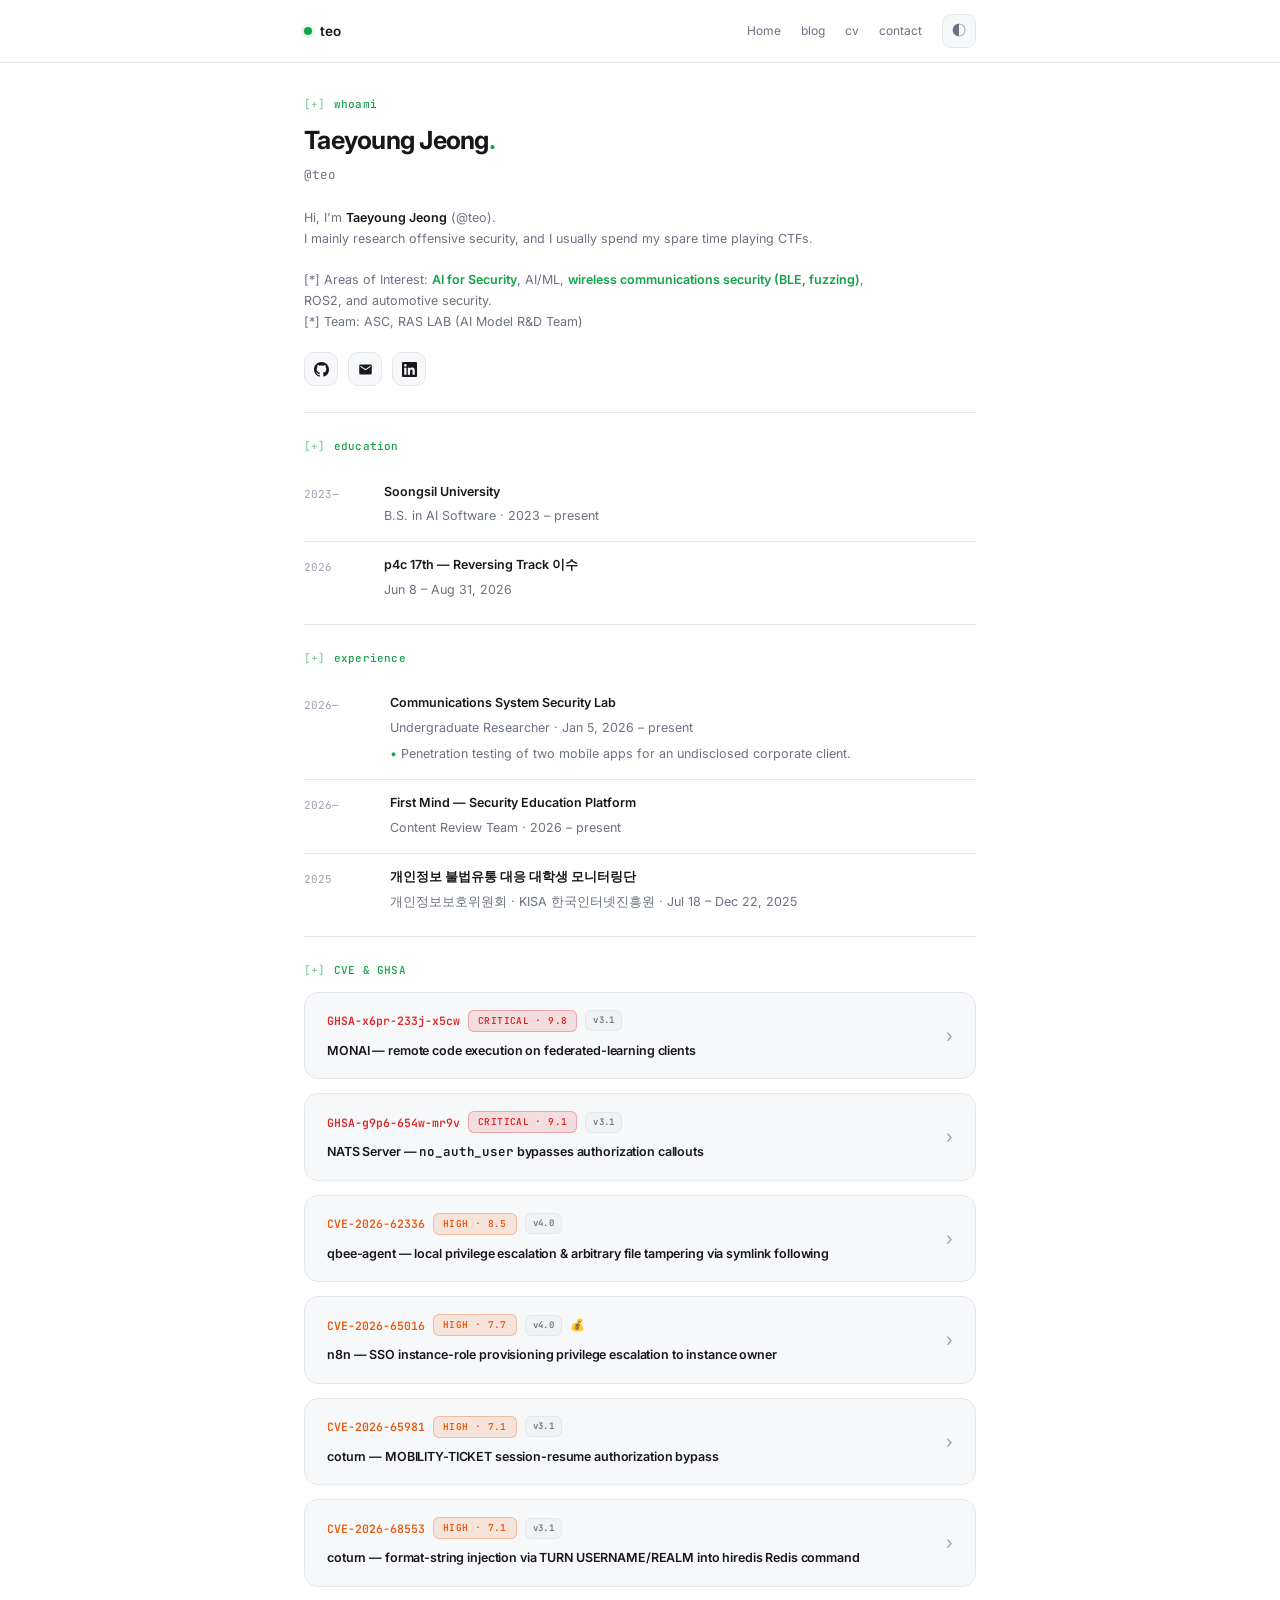
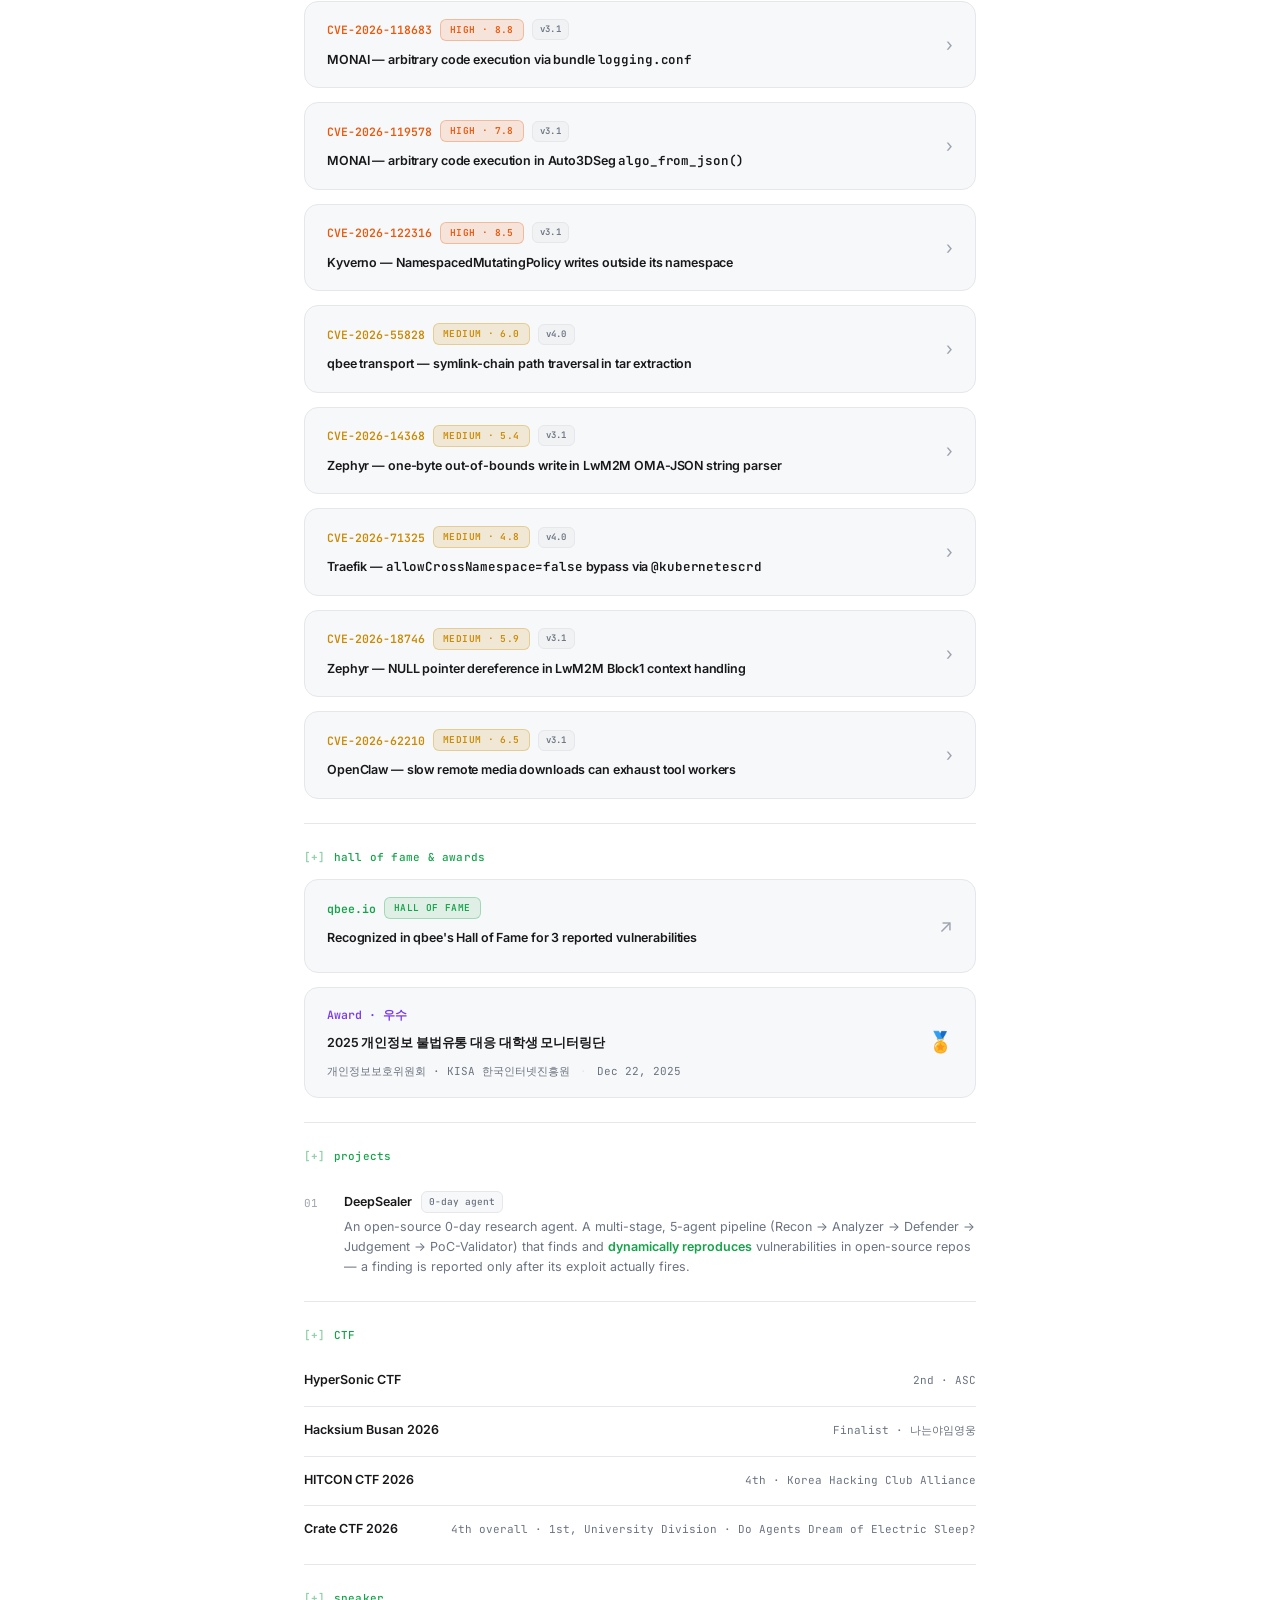
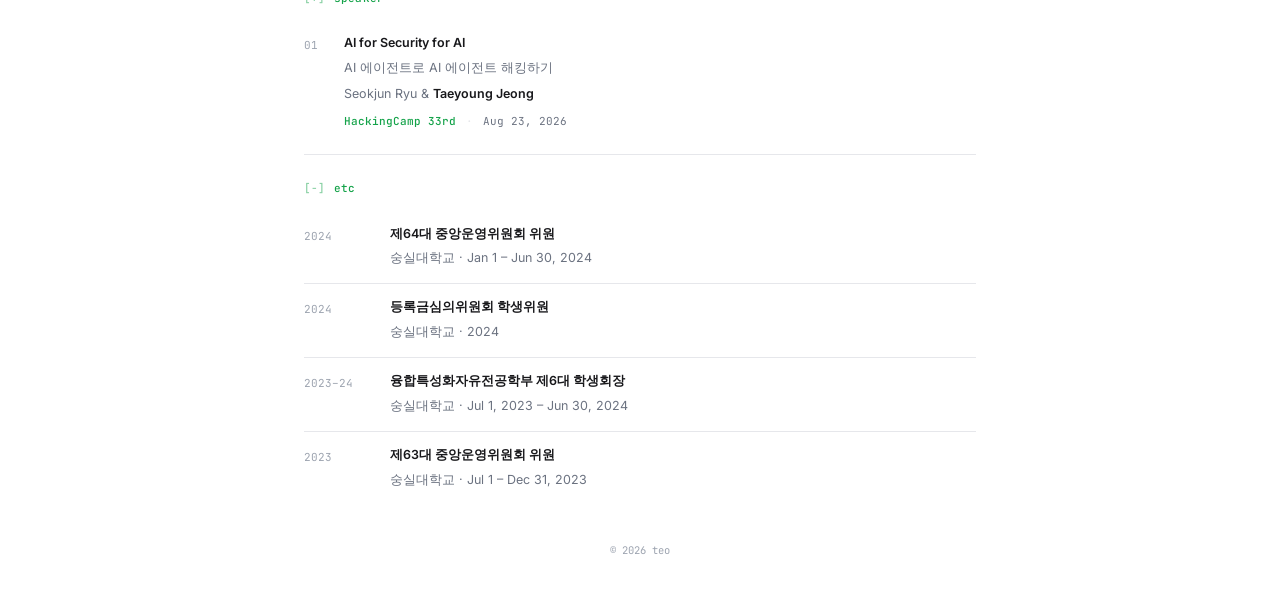
<file: index.html>
<!DOCTYPE html>
<html lang="ko">
<head>
<meta charset="UTF-8">
<meta name="viewport" content="width=device-width, initial-scale=1.0">
<title>teo</title>
<meta property="og:title" content="teo">
<meta property="og:type" content="website">
<link rel="preconnect" href="https://fonts.googleapis.com">
<link rel="preconnect" href="https://fonts.gstatic.com" crossorigin>
<link href="https://fonts.googleapis.com/css2?family=Inter:wght@400;500;600;700&family=JetBrains+Mono:wght@400;500;600&display=swap" rel="stylesheet">
<style>
  :root{
    --bg:#ffffff;
    --surface:#f7f8f9;
    --surface-2:#f1f2f4;
    --text:#18181b;
    --muted:#6b7280;
    --faint:#9ca3af;
    --border:#e6e7eb;
    --accent:#15a34a;
    --accent-soft:rgba(21,163,74,.10);
    --shadow:0 1px 2px rgba(24,24,27,.04),0 4px 16px rgba(24,24,27,.05);
  }
  :root[data-theme="dark"]{
    --bg:#0b0b0d;
    --surface:#141417;
    --surface-2:#1a1a1e;
    --text:#ededf0;
    --muted:#9ca0aa;
    --faint:#6b7078;
    --border:#26262c;
    --accent:#4ade80;
    --accent-soft:rgba(74,222,128,.10);
    --shadow:0 1px 2px rgba(0,0,0,.3),0 4px 20px rgba(0,0,0,.35);
  }
  @media (prefers-color-scheme:dark){
    :root:not([data-theme="light"]){
      --bg:#0b0b0d;
      --surface:#141417;
      --surface-2:#1a1a1e;
      --text:#ededf0;
      --muted:#9ca0aa;
      --faint:#6b7078;
      --border:#26262c;
      --accent:#4ade80;
      --accent-soft:rgba(74,222,128,.10);
      --shadow:0 1px 2px rgba(0,0,0,.3),0 4px 20px rgba(0,0,0,.35);
    }
  }
  *{box-sizing:border-box;margin:0;padding:0}
  html{scroll-behavior:smooth}
  body{
    background:var(--bg);
    color:var(--text);
    font-family:'Inter',-apple-system,BlinkMacSystemFont,'Apple SD Gothic Neo','Malgun Gothic',sans-serif;
    line-height:1.66;
    font-size:12px;
    -webkit-font-smoothing:antialiased;
    text-rendering:optimizeLegibility;
  }
  ::selection{background:var(--accent-soft);color:var(--text)}
  .mono{font-family:'JetBrains Mono',ui-monospace,'SF Mono',Menlo,monospace}
  a{color:inherit;text-decoration:none}

  /* ---------- header ---------- */
  header{
    position:sticky;top:0;z-index:50;
    backdrop-filter:saturate(180%) blur(12px);
    background:color-mix(in srgb,var(--bg) 80%,transparent);
    border-bottom:1px solid var(--border);
  }
  .nav{
    max-width:720px;margin:0 auto;padding:14px 24px;
    display:flex;align-items:center;justify-content:space-between;gap:16px;
  }
  .brand{font-weight:600;letter-spacing:-.01em;font-size:13.5px;display:flex;align-items:center;gap:8px}
  .brand .dot{width:8px;height:8px;border-radius:50%;background:var(--accent);box-shadow:0 0 0 3px var(--accent-soft)}
  .nav-links{display:flex;gap:20px;align-items:center;font-size:12px}
  .nav-links a{color:var(--muted);transition:color .15s}
  .nav-links a:hover{color:var(--text)}
  .theme-btn{
    border:1px solid var(--border);background:var(--surface);color:var(--muted);
    width:34px;height:34px;border-radius:9px;cursor:pointer;display:grid;place-items:center;
    transition:.15s;font-size:13.5px;
  }
  .theme-btn:hover{color:var(--text);border-color:var(--faint)}
  @media(max-width:560px){.nav{padding:12px 18px;gap:10px}.nav-links{gap:13px;font-size:11px}.brand{font-size:12.5px}.theme-btn{width:30px;height:30px}}

  /* ---------- layout ---------- */
  main{max-width:720px;margin:0 auto;padding:0 24px}
  section{padding:24px 0;border-bottom:1px solid var(--border)}
  section:last-of-type{border-bottom:none}
  .eyebrow{
    font-family:'JetBrains Mono',monospace;font-size:11px;font-weight:500;
    color:var(--accent);letter-spacing:.02em;margin-bottom:13px;display:flex;align-items:center;gap:8px;
  }
  .eyebrow::before{content:"[+]";opacity:.5}
  #etc .eyebrow::before{content:"[-]"}
  h1{font-size:clamp(20px,4vw,25px);font-weight:700;letter-spacing:-.03em;line-height:1.15}
  h2{font-size:16px;font-weight:600;letter-spacing:-.02em;margin-bottom:6px}
  p{color:var(--text)}
  .lead{color:var(--muted);font-size:12px}

  /* ---------- hero ---------- */
  .hero{padding-top:32px;padding-bottom:26px}
  .hero h1{margin-bottom:16px}
  .hero .role{color:var(--accent);font-weight:600}
  .hero-desc{color:var(--muted);font-size:12.5px;max-width:560px;margin-bottom:20px}
  .hero-meta{display:flex;flex-wrap:wrap;gap:8px 10px;margin-bottom:30px}
  .chip{
    font-family:'JetBrains Mono',monospace;font-size:11px;color:var(--muted);
    background:var(--surface);border:1px solid var(--border);
    padding:5px 11px;border-radius:100px;
  }
  .chip b{color:var(--accent);font-weight:600}
  .cta{display:flex;gap:10px;flex-wrap:wrap}
  .btn{
    display:inline-flex;align-items:center;gap:7px;
    font-size:12.5px;font-weight:500;padding:9px 16px;border-radius:10px;
    border:1px solid var(--border);background:var(--surface);color:var(--text);
    transition:.15s;
  }
  .btn:hover{border-color:var(--faint);transform:translateY(-1px)}
  .btn.primary{background:var(--accent);color:#062611;border-color:transparent}
  :root[data-theme="dark"] .btn.primary{color:#052e16}
  .btn.primary:hover{filter:brightness(1.05)}
  .btn.icon-btn{padding:0;width:34px;height:34px;justify-content:center;gap:0}
  .btn.icon-btn .i{width:15px;height:15px}

  /* ---------- prose ---------- */
  .prose p{margin-bottom:16px;color:var(--muted)}
  .prose p strong{color:var(--text);font-weight:600}
  .prose a.link{color:var(--text);border-bottom:1px solid var(--accent);transition:.15s;font-weight:500}
  .prose a.link:hover{background:var(--accent-soft)}

  /* ---------- cve cards ---------- */
  .cards{display:flex;flex-direction:column;gap:14px;margin-top:4px}
  .card{
    display:block;background:var(--surface);border:1px solid var(--border);
    border-radius:14px;padding:0;transition:border-color .18s,box-shadow .18s;position:relative;overflow:hidden;
  }
  .card:hover{border-color:var(--faint)}
  .card[open]{box-shadow:var(--shadow)}
  .card>summary{
    list-style:none;cursor:pointer;padding:17px 22px;
    display:flex;align-items:center;justify-content:space-between;gap:16px;
  }
  .card>summary::-webkit-details-marker{display:none}
  .card>summary:focus-visible{outline:2px solid var(--sevc,var(--accent));outline-offset:-2px;border-radius:14px}
  .card .sum-main{min-width:0}
  .card .chev{
    color:var(--faint);font-size:18px;line-height:1;flex-shrink:0;
    transition:transform .2s;transform:rotate(0deg);
  }
  .card[open] .chev{transform:rotate(90deg);color:var(--sevc,var(--accent))}
  .card-body{padding:0 22px 20px;animation:fade .22s ease}
  @keyframes fade{from{opacity:0;transform:translateY(-4px)}to{opacity:1;transform:none}}
  a.card.link-card{padding:17px 22px;display:flex;align-items:center;justify-content:space-between;gap:16px}
  a.card.link-card:hover{transform:translateY(-2px);box-shadow:var(--shadow)}
  a.card.link-card .chev{transition:transform .18s,color .18s}
  a.card.link-card:hover .chev{transform:translate(3px,-3px);color:var(--sevc,var(--accent))}
  .card.award-card{padding:17px 22px;display:flex;align-items:center;justify-content:space-between;gap:16px}
  .card.award-card .medal{font-size:20px;line-height:1;flex-shrink:0}
  .card::before{display:none}
  /* severity color system */
  .card.sv-crit{--sevc:#dc2626;--sevbg:rgba(220,38,38,.12)}
  .card.sv-high{--sevc:#ea580c;--sevbg:rgba(234,88,12,.12)}
  .card.sv-med {--sevc:#ca8a04;--sevbg:rgba(202,138,4,.15)}
  .card.sv-low {--sevc:#2563eb;--sevbg:rgba(37,99,235,.12)}
  .card.sv-na  {--sevc:#6b7280;--sevbg:rgba(107,114,128,.13)}
  .card.sv-brand{--sevc:var(--accent);--sevbg:var(--accent-soft)}
  .card.sv-award{--sevc:#7c3aed;--sevbg:rgba(124,58,237,.13)}
  #advisories .card.sv-crit{order:-2}
  #advisories .card.sv-high{order:-1}
  :root[data-theme="dark"] .card.sv-award{--sevc:#a78bfa}
  @media(prefers-color-scheme:dark){:root:not([data-theme="light"]) .card.sv-award{--sevc:#a78bfa}}
  :root[data-theme="dark"] .card.sv-na  {--sevc:#9ca3af}
  :root[data-theme="dark"] .card.sv-crit{--sevc:#f87171}
  :root[data-theme="dark"] .card.sv-high{--sevc:#fb923c}
  :root[data-theme="dark"] .card.sv-med {--sevc:#fbbf24}
  :root[data-theme="dark"] .card.sv-low {--sevc:#60a5fa}
  @media(prefers-color-scheme:dark){
    :root:not([data-theme="light"]) .card.sv-crit{--sevc:#f87171}
    :root:not([data-theme="light"]) .card.sv-high{--sevc:#fb923c}
    :root:not([data-theme="light"]) .card.sv-med {--sevc:#fbbf24}
    :root:not([data-theme="light"]) .card.sv-low {--sevc:#60a5fa}
    :root:not([data-theme="light"]) .card.sv-na  {--sevc:#9ca3af}
  }
  .sev-pill{
    font-family:'JetBrains Mono',monospace;font-size:9.5px;font-weight:600;letter-spacing:.04em;
    padding:2px 9px;border-radius:6px;text-transform:uppercase;white-space:nowrap;
    background:var(--sevbg);color:var(--sevc);border:1px solid color-mix(in srgb,var(--sevc) 30%,transparent);
  }
  .cvss-ver{
    font-family:'JetBrains Mono',monospace;font-size:9px;font-weight:600;letter-spacing:.03em;
    padding:2px 7px;border-radius:6px;white-space:nowrap;
    background:var(--surface-2);color:var(--muted);border:1px solid var(--border);
  }
  .card-top{display:flex;align-items:center;flex-wrap:wrap;gap:8px;margin-bottom:9px}
  .cve-id{font-family:'JetBrains Mono',monospace;font-size:11.5px;font-weight:600;color:var(--sevc,var(--accent))}
  .badge{
    font-family:'JetBrains Mono',monospace;font-size:9.5px;font-weight:600;letter-spacing:.03em;
    padding:2px 8px;border-radius:6px;text-transform:uppercase;
  }
  .badge.pub{background:var(--accent-soft);color:var(--accent)}
  .badge.acc{background:rgba(234,179,8,.14);color:#a67c00}
  :root[data-theme="dark"] .badge.acc{color:#fbbf24}
  @media(prefers-color-scheme:dark){:root:not([data-theme="light"]) .badge.acc{color:#fbbf24}}
  .badge.sev{background:var(--surface-2);color:var(--muted)}
  .card h3{font-size:12.5px;font-weight:600;letter-spacing:-.01em;margin-bottom:6px}
  .card .desc{font-size:12.5px;color:var(--muted);line-height:1.6}
  .card .tgt{font-family:'JetBrains Mono',monospace;font-size:11px;color:var(--faint);margin-top:12px;word-break:break-word}
  .card>summary h3{margin-bottom:0}
  .adv-links{display:flex;gap:10px;flex-wrap:wrap;margin-top:16px}
  .adv-links a{
    font-family:'JetBrains Mono',monospace;font-size:11px;font-weight:500;
    color:var(--sevc,var(--accent));background:var(--sevbg,var(--accent-soft));
    border:1px solid color-mix(in srgb,var(--sevc,var(--accent)) 26%,transparent);
    padding:6px 12px;border-radius:8px;transition:.15s;
  }
  .adv-links a:hover{filter:brightness(1.06);transform:translateY(-1px)}

  /* ---------- project list ---------- */
  .proj{display:flex;flex-direction:column;gap:2px}
  .proj-item{
    display:flex;gap:16px;padding:13px 0;border-top:1px solid var(--border);align-items:flex-start;
  }
  .proj-item:first-child{border-top:none}
  .proj-item:last-child{padding-bottom:0}
  a.proj-item{text-decoration:none}
  a.proj-item:hover h3{color:var(--accent)}
  .speakers{margin-top:6px;font-size:11.5px;color:var(--muted)}
  .speakers strong{color:var(--text);font-weight:600}
  .proj-idx{font-family:'JetBrains Mono',monospace;font-size:11px;color:var(--faint);padding-top:3px;min-width:24px}
  .proj-body{flex:1}
  .proj-body h3{font-size:12.5px;font-weight:600;margin-bottom:4px;display:flex;align-items:center;gap:9px;flex-wrap:wrap}
  .proj-body h3 .tag{font-family:'JetBrains Mono',monospace;font-size:9.5px;font-weight:500;color:var(--muted);background:var(--surface);border:1px solid var(--border);padding:2px 7px;border-radius:6px}
  .proj-body p{font-size:12.5px;color:var(--muted);line-height:1.6}
  .proj-body a.gh{font-size:11.5px;color:var(--accent);font-family:'JetBrains Mono',monospace;display:inline-block;margin-top:6px}
  .proj-body a.gh:hover{text-decoration:underline}
  .talk-meta{font-family:'JetBrains Mono',monospace;font-size:11px;color:var(--muted);margin-top:8px;display:flex;flex-wrap:wrap;gap:6px 10px;align-items:center}
  .talk-meta .ev{color:var(--accent);font-weight:500}
  .talk-meta .sep{color:var(--border)}

  /* ---------- stats ---------- */
  .stats{display:grid;grid-template-columns:repeat(3,1fr);gap:12px;margin-top:6px}
  .stat{background:var(--surface);border:1px solid var(--border);border-radius:12px;padding:18px 16px;text-align:center}
  .stat .num{font-family:'JetBrains Mono',monospace;font-size:23.5px;font-weight:700;color:var(--text);line-height:1}
  .stat .num span{color:var(--accent)}
  .stat .lbl{font-size:11px;color:var(--muted);margin-top:8px}
  @media(max-width:560px){.stats{grid-template-columns:1fr 1fr}.stat:last-child{grid-column:span 2}}

  /* ---------- footer ---------- */
  footer{max-width:720px;margin:0 auto;padding:28px 24px 44px}
  .foot-inner{display:flex;flex-wrap:wrap;gap:20px;justify-content:center;align-items:center}
  .foot-links{display:flex;gap:8px;flex-wrap:wrap}
  .foot-links a{
    display:inline-flex;align-items:center;gap:7px;font-size:12px;color:var(--muted);
    border:1px solid var(--border);background:var(--surface);padding:8px 14px;border-radius:10px;transition:.15s;
  }
  .foot-links a:hover{color:var(--text);border-color:var(--faint)}
  .foot-note{font-family:'JetBrains Mono',monospace;font-size:10.5px;color:var(--faint)}
  svg.i{width:15px;height:15px;fill:currentColor;flex-shrink:0}
</style>
</head>
<body>
<header>
  <nav class="nav">
    <a class="brand" href="#top"><span class="dot"></span>teo</a>
    <div class="nav-links">
      <a href="#top">Home</a>
      <a href="/blog.html">blog</a>
      <a href="/cv.html">cv</a>
      <a href="mailto:teo0studio@gmail.com">contact</a>
      <button class="theme-btn" id="themeToggle" aria-label="Toggle theme" title="Toggle theme">◐</button>
    </div>
  </nav>
</header>

<main>
  <!-- HERO -->
  <section class="hero" id="top" style="border-bottom:1px solid var(--border)">
    <div class="eyebrow">whoami</div>
    <h1>Taeyoung Jeong<span style="color:var(--accent)">.</span></h1>
    <p class="mono" style="color:var(--muted);font-size:12.5px;margin:-6px 0 22px;letter-spacing:.01em">@teo</p>
    <p class="hero-desc">
      Hi, I'm <strong style="color:var(--text);font-weight:600">Taeyoung Jeong</strong> (@teo).<br>
      I mainly research offensive security, and I usually spend my spare time playing CTFs.<br><br>
      [*] Areas of Interest: <span style="color:var(--accent);font-weight:600">AI for Security</span>, AI/ML, <span style="color:var(--accent);font-weight:600">wireless communications security (BLE, fuzzing)</span>, ROS2, and automotive security.<br>
      [*] Team: ASC, RAS LAB (AI Model R&amp;D Team)
    </p>
    <div class="cta">
      <a class="btn icon-btn" href="https://github.com/ttzero25" target="_blank" rel="noopener" aria-label="GitHub" title="github.com/ttzero25">
        <svg class="i" viewBox="0 0 16 16"><path d="M8 0C3.58 0 0 3.58 0 8c0 3.54 2.29 6.53 5.47 7.59.4.07.55-.17.55-.38 0-.19-.01-.82-.01-1.49-2.01.37-2.53-.49-2.69-.94-.09-.23-.48-.94-.82-1.13-.28-.15-.68-.52-.01-.53.63-.01 1.08.58 1.23.82.72 1.21 1.87.87 2.33.66.07-.52.28-.87.51-1.07-1.78-.2-3.64-.89-3.64-3.95 0-.87.31-1.59.82-2.15-.08-.2-.36-1.02.08-2.12 0 0 .67-.21 2.2.82.64-.18 1.32-.27 2-.27.68 0 1.36.09 2 .27 1.53-1.04 2.2-.82 2.2-.82.44 1.1.16 1.92.08 2.12.51.56.82 1.27.82 2.15 0 3.07-1.87 3.75-3.65 3.95.29.25.54.73.54 1.48 0 1.07-.01 1.93-.01 2.2 0 .21.15.46.55.38A8.01 8.01 0 0016 8c0-4.42-3.58-8-8-8z"/></svg>
      </a>
      <a class="btn icon-btn" href="mailto:teo0studio@gmail.com" aria-label="Email" title="teo0studio@gmail.com">
        <svg class="i" viewBox="0 0 24 24"><path d="M20 4H4a2 2 0 00-2 2v12a2 2 0 002 2h16a2 2 0 002-2V6a2 2 0 00-2-2zm0 4l-8 5-8-5V6l8 5 8-5v2z"/></svg>
      </a>
      <a class="btn icon-btn" href="https://www.linkedin.com/in/taeyoung-jeong-195aa7416/" target="_blank" rel="noopener" aria-label="LinkedIn" title="LinkedIn">
        <svg class="i" viewBox="0 0 24 24"><path d="M20.45 20.45h-3.56v-5.57c0-1.33-.03-3.04-1.85-3.04-1.86 0-2.14 1.45-2.14 2.94v5.67H9.35V9h3.41v1.56h.05c.48-.9 1.63-1.85 3.36-1.85 3.6 0 4.27 2.37 4.27 5.45v6.29zM5.34 7.43a2.06 2.06 0 110-4.12 2.06 2.06 0 010 4.12zM7.12 20.45H3.56V9h3.56v11.45zM22.22 0H1.77C.8 0 0 .78 0 1.75v20.5C0 23.22.8 24 1.77 24h20.45c.98 0 1.78-.78 1.78-1.75V1.75C24 .78 23.2 0 22.22 0z"/></svg>
      </a>
    </div>
  </section>

  <!-- EDUCATION -->
  <section id="education">
    <div class="eyebrow">education</div>
    <div class="proj">

      <div class="proj-item">
        <div class="proj-idx" style="min-width:64px">2023—</div>
        <div class="proj-body">
          <h3>Soongsil University</h3>
          <p>B.S. in AI Software · 2023 – present</p>
        </div>
      </div>

      <div class="proj-item">
        <div class="proj-idx" style="min-width:64px">2026</div>
        <div class="proj-body">
          <h3>p4c 17th — Reversing Track 이수</h3>
          <p>Jun 8 – Aug 31, 2026</p>
        </div>
      </div>

    </div>
  </section>

  <!-- EXPERIENCE -->
  <section id="experience">
    <div class="eyebrow">experience</div>
    <div class="proj">

      <div class="proj-item">
        <div class="proj-idx" style="min-width:70px">2026—</div>
        <div class="proj-body">
          <h3>Communications System Security Lab</h3>
          <p>Undergraduate Researcher · Jan 5, 2026 – present</p>
          <p style="margin-top:6px"><span style="color:var(--accent)">•</span> Penetration testing of two mobile apps for an undisclosed corporate client.</p>
        </div>
      </div>

      <div class="proj-item">
        <div class="proj-idx" style="min-width:70px">2026—</div>
        <div class="proj-body">
          <h3>First Mind — Security Education Platform</h3>
          <p>Content Review Team · 2026 – present</p>
        </div>
      </div>

      <div class="proj-item">
        <div class="proj-idx" style="min-width:70px">2025</div>
        <div class="proj-body">
          <h3>개인정보 불법유통 대응 대학생 모니터링단</h3>
          <p>개인정보보호위원회 · KISA 한국인터넷진흥원 · Jul 18 – Dec 22, 2025</p>
        </div>
      </div>

    </div>
  </section>

  <!-- ADVISORIES -->
  <section id="advisories">
    <div class="eyebrow">CVE &amp; GHSA</div>
    <div class="cards">

      <details class="card sv-high">
        <summary>
          <div class="sum-main">
            <div class="card-top">
              <span class="cve-id">CVE-2026-62336</span>
              <span class="sev-pill">High · 8.5</span>
              <span class="cvss-ver">v4.0</span>
            </div>
            <h3>qbee-agent — local privilege escalation &amp; arbitrary file tampering via symlink following</h3>
          </div>
          <span class="chev">›</span>
        </summary>
        <div class="card-body">
          <p class="desc">Improper symlink handling in qbee-agent's <span class="mono">createFile</span> helper lets an
            unprivileged user escalate to root — e.g. replacing their <span class="mono">.ssh</span> directory with a
            symlink to <span class="mono">/root/.ssh</span> for root SSH access, corrupting system files during RAUC
            staging, or redirecting file-distribution writes to seize ownership. (CWE-59 / CWE-22 / CWE-367)</p>
          <div class="tgt mono">qbee-io/qbee-agent · &lt; 2026.27 → patched 2026.27 · CVSS:4.0/AV:L/AC:L/AT:N/PR:L/UI:N/VC:H/VI:H/VA:H</div>
          <div class="adv-links">
            <a href="https://nvd.nist.gov/vuln/detail/CVE-2026-62336" target="_blank" rel="noopener">NVD ↗</a>
            <a href="https://github.com/qbee-io/qbee-agent/security/advisories/GHSA-xhv5-8fpq-g7hf" target="_blank" rel="noopener">GitHub Advisory ↗</a>
          </div>
        </div>
      </details>

      <details class="card sv-high">
        <summary>
          <div class="sum-main">
            <div class="card-top">
              <span class="cve-id">CVE-2026-65016</span>
              <span class="sev-pill">High · 7.7</span>
              <span class="cvss-ver">v4.0</span> <span title="Bounty received" aria-label="Bounty received">💰</span>
            </div>
            <h3>n8n — SSO instance-role provisioning privilege escalation to instance owner</h3>
          </div>
          <span class="chev">›</span>
        </summary>
        <div class="card-body">
          <p class="desc">n8n's Enterprise SSO fails to block assignment of the <span class="mono">global:owner</span>
            role through instance-role provisioning. With <span class="mono">N8N_SSO_SCOPES_PROVISION_INSTANCE_ROLE</span>
            enabled, an SSO user whose IdP-supplied instance-role claim maps to <span class="mono">global:owner</span>
            gains full instance-owner access — a capability explicitly blocked on the token-exchange path.</p>
          <div class="tgt mono">n8n-io/n8n · &lt; 2.30.1 / 2.29.8 / 1.123.64 · CVSS:4.0/AV:N/AC:L/AT:P/PR:L/UI:N/VC:H/VI:H/VA:H</div>
          <div class="adv-links">
            <a href="https://nvd.nist.gov/vuln/detail/CVE-2026-65016" target="_blank" rel="noopener">NVD ↗</a>
            <a href="https://github.com/n8n-io/n8n/security/advisories/GHSA-35q8-9mj6-wjmf" target="_blank" rel="noopener">GitHub Advisory ↗</a>
          </div>
        </div>
      </details>

      <details class="card sv-high">
        <summary>
          <div class="sum-main">
            <div class="card-top">
              <span class="cve-id">CVE-2026-65981</span>
              <span class="sev-pill">High · 7.1</span>
              <span class="cvss-ver">v3.1</span>
            </div>
            <h3>coturn — MOBILITY-TICKET session-resume authorization bypass</h3>
          </div>
          <span class="chev">›</span>
        </summary>
        <div class="card-body">
          <p class="desc">On the ICE-mobility session-resume path, credential adoption is skipped when the
            attacker's session is already authenticated, so ownership of the victim's allocation is never
            re-validated — enabling cross-user takeover of an active TURN allocation. Found via an
            auth-layer ↔ handler asymmetry in the STUN attribute view, then confirmed dynamically.</p>
          <div class="tgt mono">coturn/coturn · ≤ 4.14.0 → patched 4.15.0 · CVSS:3.1/AV:N/AC:H/PR:L/UI:N/S:U/C:H/I:H/A:L</div>
          <div class="adv-links">
            <a href="https://nvd.nist.gov/vuln/detail/CVE-2026-65981" target="_blank" rel="noopener">NVD ↗</a>
            <a href="https://github.com/coturn/coturn/security/advisories/GHSA-69wx-x7x6-pjj8" target="_blank" rel="noopener">GitHub Advisory ↗</a>
          </div>
        </div>
      </details>

      <details class="card sv-high">
        <summary>
          <div class="sum-main">
            <div class="card-top">
              <span class="cve-id">CVE-2026-68553</span>
              <span class="sev-pill">High · 7.1</span>
              <span class="cvss-ver">v3.1</span>
            </div>
            <h3>coturn — format-string injection via TURN USERNAME/REALM into hiredis Redis command</h3>
          </div>
          <span class="chev">›</span>
        </summary>
        <div class="card-body">
          <p class="desc">An authenticated TURN user can inject printf-style format specifiers
            (<span class="mono">%s</span>, <span class="mono">%x</span>, <span class="mono">%n</span>) through the
            STUN USERNAME or REALM attributes: <span class="mono">is_secure_string()</span> blocks shell and SQL
            metacharacters but never filters <span class="mono">%</span>. The tainted key is passed as a format
            string to <span class="mono">redisAsyncCommand()</span> with too few variadic arguments across nine
            call sites in <span class="mono">ns_ioalib_engine_impl.c</span>, reading past the
            <span class="mono">va_list</span> — crashing the process (dropping all TURN sessions) or disclosing
            stack memory into Redis. (CWE-134)</p>
          <div class="tgt mono">coturn/coturn · hiredis backend → patched 4.13.0 · CVSS:3.1/AV:N/AC:L/PR:L/UI:N/S:U/C:L/I:N/A:H</div>
          <div class="adv-links">
            <a href="https://nvd.nist.gov/vuln/detail/CVE-2026-68553" target="_blank" rel="noopener">NVD ↗</a>
            <a href="https://github.com/coturn/coturn/security/advisories/GHSA-4g7c-p5wg-j4hp" target="_blank" rel="noopener">GitHub Advisory ↗</a>
          </div>
        </div>
      </details>

      <details class="card sv-med">
        <summary>
          <div class="sum-main">
            <div class="card-top">
              <span class="cve-id">CVE-2026-55828</span>
              <span class="sev-pill">Medium · 6.0</span>
              <span class="cvss-ver">v4.0</span>
            </div>
            <h3>qbee transport — symlink-chain path traversal in tar extraction</h3>
          </div>
          <span class="chev">›</span>
        </summary>
        <div class="card-body">
          <p class="desc">The <span class="mono">go.qbee.io/transport</span> tar-extraction routine validates paths
            lexically but follows symlinks created during extraction, letting an attacker write a file one level
            above the destination. Reached through qbee-agent running as root, it yields unauthorized
            root-level file writes outside the target directory. (CWE-22 / CWE-59)</p>
          <div class="tgt mono">go.qbee.io/transport · &lt; v1.26.27 → patched v1.26.27 · CVSS:4.0/AV:N/AC:H/AT:P/PR:L/UI:N/VC:N/VI:H/VA:L</div>
          <div class="adv-links">
            <a href="https://nvd.nist.gov/vuln/detail/CVE-2026-55828" target="_blank" rel="noopener">NVD ↗</a>
            <a href="https://github.com/qbee-io/transport/security/advisories/GHSA-f9m7-vc86-p6jj" target="_blank" rel="noopener">GitHub Advisory ↗</a>
          </div>
        </div>
      </details>

      <details class="card sv-med">
        <summary>
          <div class="sum-main">
            <div class="card-top">
              <span class="cve-id">CVE-2026-14368</span>
              <span class="sev-pill">Medium · 5.4</span>
              <span class="cvss-ver">v3.1</span>
            </div>
            <h3>Zephyr — one-byte out-of-bounds write in LwM2M OMA-JSON string parser</h3>
          </div>
          <span class="chev">›</span>
        </summary>
        <div class="card-body">
          <p class="desc">An off-by-one boundary check in the legacy OMA-JSON content-format reader
            (<span class="mono">lwm2m_rw_json.c</span>) uses <span class="mono">&gt;</span> instead of
            <span class="mono">&gt;=</span> when validating string length against the destination buffer size.
            A string whose length exactly equals the buffer is accepted, filled completely via
            <span class="mono">memcpy</span>, then the NUL terminator is written one byte past the allocation.
            A malicious or MITM'd LwM2M server issuing a crafted <span class="mono">Write</span> to a writable
            string resource (e.g. Security Server URI, IPSO attributes) on clients built with
            <span class="mono">CONFIG_LWM2M_RW_JSON_SUPPORT=y</span> corrupts adjacent static data — resource
            corruption or a crash. (CWE-787 / CWE-193)</p>
          <div class="tgt mono">zephyrproject-rtos/zephyr · &gt;= 3.2.0, &lt; 4.4.2 → patched 4.4.2 · CVSS:3.1/AV:N/AC:L/PR:L/UI:N/S:U/C:N/I:L/A:L</div>
          <div class="adv-links">
            <a href="https://nvd.nist.gov/vuln/detail/CVE-2026-14368" target="_blank" rel="noopener">NVD ↗</a>
            <a href="https://github.com/zephyrproject-rtos/zephyr/security/advisories/GHSA-vg53-h6qq-xx7h" target="_blank" rel="noopener">GitHub Advisory ↗</a>
          </div>
        </div>
      </details>

      <details class="card sv-med">
        <summary>
          <div class="sum-main">
            <div class="card-top">
              <span class="cve-id">CVE-2026-71325</span>
              <span class="sev-pill">Medium · 4.8</span>
              <span class="cvss-ver">v4.0</span>
            </div>
            <h3>Traefik — <span class="mono">allowCrossNamespace=false</span> bypass via <span class="mono">@kubernetescrd</span></h3>
          </div>
          <span class="chev">›</span>
        </summary>
        <div class="card-body">
          <p class="desc">A tenant restricted to a single namespace can reference another namespace's
            TraefikService through the <span class="mono">@kubernetescrd</span> provider's backendRef,
            defeating the intended cross-namespace isolation. An unpatched sibling of the earlier
            CVE-2026-41174 / 54761 fixes.</p>
          <div class="tgt mono">traefik/traefik · ≤ 3.7.9 → patched 3.7.10 / 3.6.25 / 2.11.54 · CVSS:4.0/AV:L/AC:L/PR:L/UI:N/VC:L/VI:L/SC:L/SI:L</div>
          <div class="adv-links">
            <a href="https://nvd.nist.gov/vuln/detail/CVE-2026-71325" target="_blank" rel="noopener">NVD ↗</a>
            <a href="https://github.com/traefik/traefik/security/advisories/GHSA-62fc-8686-hfmq" target="_blank" rel="noopener">GitHub Advisory ↗</a>
          </div>
        </div>
      </details>

      <details class="card sv-med">
        <summary>
          <div class="sum-main">
            <div class="card-top">
              <span class="cve-id">CVE-2026-18746</span>
              <span class="sev-pill">Medium · 5.9</span>
              <span class="cvss-ver">v3.1</span>
            </div>
            <h3>Zephyr — NULL pointer dereference in LwM2M Block1 context handling</h3>
          </div>
          <span class="chev">›</span>
        </summary>
        <div class="card-body">
          <p class="desc">When the static LwM2M Block1 context pool is exhausted,
            <span class="mono">init_block_ctx()</span> leaves the context pointer as <span class="mono">NULL</span>,
            but <span class="mono">parse_write_op()</span> dereferences it before checking the error result.
            A remote peer able to reach the LwM2M socket can hold three incomplete block-wise writes and trigger
            a fatal memory fault with a fourth request, crashing or resetting the device. (CWE-476)</p>
          <div class="tgt mono">zephyrproject-rtos/zephyr · &gt;= 3.7.0, &lt; 4.3.2 / &gt;= 4.4.0, &lt; 4.5.0 → patched 4.3.2 / 4.5.0 · CVSS:3.1/AV:N/AC:H/PR:N/UI:N/S:U/C:N/I:N/A:H</div>
          <div class="adv-links">
            <a href="https://nvd.nist.gov/vuln/detail/CVE-2026-18746" target="_blank" rel="noopener">NVD ↗</a>
            <a href="https://github.com/zephyrproject-rtos/zephyr/security/advisories/GHSA-4q9g-2mhh-m7w7" target="_blank" rel="noopener">GitHub Advisory ↗</a>
          </div>
        </div>
      </details>

      <details class="card sv-med" id="ghsa-4xwj-mcc7-x7x5">
        <summary>
          <div class="sum-main">
            <div class="card-top">
              <span class="cve-id">CVE-2026-62210</span>
              <span class="sev-pill">Medium · 6.5</span>
              <span class="cvss-ver">v3.1</span>
            </div>
            <h3>OpenClaw — slow remote media downloads can exhaust tool workers</h3>
          </div>
          <span class="chev">›</span>
        </summary>
        <div class="card-body">
          <p class="desc">When lower-trust users can supply remote media URLs, slow downloads can keep tool
            workers busy and reduce gateway availability. (CWE-400)</p>
          <div class="tgt mono">openclaw (npm) · &lt; 2026.6.1 → patched 2026.6.1 · CVSS:3.1/AV:N/AC:L/PR:L/UI:N/S:U/C:N/I:N/A:H</div>
          <div class="adv-links">
            <a href="https://nvd.nist.gov/vuln/detail/CVE-2026-62210" target="_blank" rel="noopener">NVD ↗</a>
            <a href="https://github.com/openclaw/openclaw/security/advisories/GHSA-4xwj-mcc7-x7x5" target="_blank" rel="noopener">GitHub Advisory ↗</a>
          </div>
        </div>
      </details>

      <details class="card sv-crit">
        <summary>
          <div class="sum-main">
            <div class="card-top">
              <span class="cve-id">GHSA-x6pr-233j-x5cw</span>
              <span class="sev-pill">Critical · 9.8</span>
              <span class="cvss-ver">v3.1</span>
            </div>
            <h3>MONAI — remote code execution on federated-learning clients</h3>
          </div>
          <span class="chev">›</span>
        </summary>
        <div class="card-body">
          <p class="desc">The federated-learning client <span class="mono">MonaiAlgo</span> executes
            server-provisioned bundle configuration during initialization. A malicious or compromised aggregation
            server can supply a crafted <span class="mono">configs/train.json</span> or
            <span class="mono">configs/logging.conf</span> and execute arbitrary code on every participating client
            without user interaction. (CWE-94)</p>
          <div class="tgt mono">monai (PyPI) · &gt;= 1.0.0 → patched &gt;= 1.6.1 · CVSS:3.1/AV:N/AC:L/PR:N/UI:N/S:U/C:H/I:H/A:H</div>
          <div class="adv-links">
            <a href="https://github.com/Project-MONAI/MONAI/security/advisories/GHSA-x6pr-233j-x5cw" target="_blank" rel="noopener">GitHub Advisory ↗</a>
          </div>
        </div>
      </details>

      <details class="card sv-high">
        <summary>
          <div class="sum-main">
            <div class="card-top">
              <span class="cve-id">CVE-2026-118683</span>
              <span class="sev-pill">High · 8.8</span>
              <span class="cvss-ver">v3.1</span>
            </div>
            <h3>MONAI — arbitrary code execution via bundle <span class="mono">logging.conf</span></h3>
          </div>
          <span class="chev">›</span>
        </summary>
        <div class="card-body">
          <p class="desc"><span class="mono">ConfigWorkflow</span> passes a bundle's
            <span class="mono">configs/logging.conf</span> to <span class="mono">logging.config.fileConfig()</span>,
            which evaluates handler fields with <span class="mono">eval()</span>. A malicious bundle can therefore
            execute arbitrary code when a victim loads or runs it. (CWE-94)</p>
          <div class="tgt mono">monai (PyPI) · &gt;= 1.2.0 → patched 1.6.1 · CVSS:3.1/AV:N/AC:L/PR:N/UI:R/S:U/C:H/I:H/A:H</div>
          <div class="adv-links">
            <a href="https://nvd.nist.gov/vuln/detail/CVE-2026-118683" target="_blank" rel="noopener">NVD ↗</a>
            <a href="https://github.com/Project-MONAI/MONAI/security/advisories/GHSA-wvpx-5qmp-46g3" target="_blank" rel="noopener">GitHub Advisory ↗</a>
          </div>
        </div>
      </details>

      <details class="card sv-high">
        <summary>
          <div class="sum-main">
            <div class="card-top">
              <span class="cve-id">CVE-2026-119578</span>
              <span class="sev-pill">High · 7.8</span>
              <span class="cvss-ver">v3.1</span>
            </div>
            <h3>MONAI — arbitrary code execution in Auto3DSeg <span class="mono">algo_from_json()</span></h3>
          </div>
          <span class="chev">›</span>
        </summary>
        <div class="card-body">
          <p class="desc">Auto3DSeg loads an untrusted <span class="mono">algo_object.json</span>, adds an
            attacker-controlled directory to <span class="mono">sys.path</span>, and instantiates its
            <span class="mono">_target_</span> class. A crafted work directory can execute arbitrary Python code
            when loaded by <span class="mono">AutoRunner</span> or <span class="mono">import_bundle_algo_history</span>.
            (CWE-470)</p>
          <div class="tgt mono">monai (PyPI) · ≤ 1.6.0rc1 → patched ≥ 1.6.1 · CVSS:3.1/AV:L/AC:L/PR:N/UI:R/S:U/C:H/I:H/A:H</div>
          <div class="adv-links">
            <a href="https://nvd.nist.gov/vuln/detail/CVE-2026-119578" target="_blank" rel="noopener">NVD ↗</a>
            <a href="https://github.com/Project-MONAI/MONAI/security/advisories/GHSA-2wx3-8x3w-r8qv" target="_blank" rel="noopener">GitHub Advisory ↗</a>
          </div>
        </div>
      </details>

      <details class="card sv-high">
        <summary>
          <div class="sum-main">
            <div class="card-top">
              <span class="cve-id">CVE-2026-122316</span>
              <span class="sev-pill">High · 8.5</span>
              <span class="cvss-ver">v3.1</span>
            </div>
            <h3>Kyverno — NamespacedMutatingPolicy writes outside its namespace</h3>
          </div>
          <span class="chev">›</span>
        </summary>
        <div class="card-body">
          <p class="desc">A tenant allowed to create a <span class="mono">NamespacedMutatingPolicy</span> can
            redirect mutate-existing targets into other namespaces or cluster-scoped resources. Kyverno's powerful
            background-controller ServiceAccount performs the write without validating the target namespace or the
            policy author's authorization, bypassing tenant isolation. (CWE-269 / CWE-284 / CWE-863)</p>
          <div class="tgt mono">github.com/kyverno/kyverno · ≤ v1.18.2 → patched 1.19.2 · CVSS:3.1/AV:N/AC:L/PR:L/UI:N/S:C/C:L/I:H/A:N</div>
          <div class="adv-links">
            <a href="https://nvd.nist.gov/vuln/detail/CVE-2026-122316" target="_blank" rel="noopener">NVD ↗</a>
            <a href="https://github.com/kyverno/kyverno/security/advisories/GHSA-vm98-8c25-h274" target="_blank" rel="noopener">GitHub Advisory ↗</a>
          </div>
        </div>
      </details>

      <details class="card sv-crit">
        <summary>
          <div class="sum-main">
            <div class="card-top">
              <span class="cve-id">GHSA-g9p6-654w-mr9v</span>
              <span class="sev-pill">Critical · 9.1</span>
              <span class="cvss-ver">v3.1</span>
            </div>
            <h3>NATS Server — <span class="mono">no_auth_user</span> bypasses authorization callouts</h3>
          </div>
          <span class="chev">›</span>
        </summary>
        <div class="card-body">
          <p class="desc">Before <span class="mono">CONNECT</span>, NATS Server could register the configured
            <span class="mono">no_auth_user</span> without consulting the authorization callout. In deployments
            combining these features, a connection rejected by normal authentication could be admitted with that
            user's permissions. (CWE-863)</p>
          <div class="tgt mono">github.com/nats-io/nats-server/v2 · ≤ 2.12.13 / ≤ 2.14.3 → patched 2.12.14 / 2.14.4 / 2.15.0 · CVSS:3.1/AV:N/AC:L/PR:N/UI:N/S:U/C:H/I:H/A:N</div>
          <div class="adv-links">
            <a href="https://github.com/nats-io/nats-server/security/advisories/GHSA-g9p6-654w-mr9v" target="_blank" rel="noopener">GitHub Advisory ↗</a>
          </div>
        </div>
      </details>

    </div>
  </section>

  <!-- HALL OF FAME & AWARDS -->
  <section id="hall-of-fame">
    <div class="eyebrow">hall of fame &amp; awards</div>
    <div class="cards">

      <a class="card sv-brand link-card" href="https://docs.qbee.io/security-vulnerability-disclosure-policy.html" target="_blank" rel="noopener">
        <div class="sum-main">
          <div class="card-top">
            <span class="cve-id">qbee.io</span>
            <span class="sev-pill">Hall of Fame</span>
          </div>
          <h3>Recognized in qbee's Hall of Fame for 3 reported vulnerabilities</h3>
        </div>
        <span class="chev">↗</span>
      </a>

      <div class="card sv-award award-card">
        <div class="sum-main">
          <div class="card-top">
            <span class="cve-id">Award · 우수</span>
          </div>
          <h3>2025 개인정보 불법유통 대응 대학생 모니터링단</h3>
          <div class="talk-meta">
            <span>개인정보보호위원회 · KISA 한국인터넷진흥원</span>
            <span class="sep">·</span>
            <span>Dec 22, 2025</span>
          </div>
        </div>
        <span class="medal">🏅</span>
      </div>

    </div>
  </section>

  <!-- PROJECTS -->
  <section id="projects">
    <div class="eyebrow">projects</div>
    <div class="proj">

      <div class="proj-item">
        <div class="proj-idx">01</div>
        <div class="proj-body">
          <h3>DeepSealer <span class="tag">0-day agent</span></h3>
          <p>An open-source 0-day research agent. A multi-stage, 5-agent pipeline
            (Recon → Analyzer → Defender → Judgement → PoC-Validator) that finds and
            <em style="font-style:normal;color:var(--accent);font-weight:600">dynamically reproduces</em>
            vulnerabilities in open-source repos — a finding is reported only after its exploit
            actually fires.</p>
        </div>
      </div>

    </div>
  </section>

  <!-- CTF -->
  <section id="ctf">
    <div class="eyebrow">CTF</div>
    <div class="proj">

      <div class="proj-item">
        <div class="proj-body" style="flex:1;display:flex;justify-content:space-between;align-items:baseline;gap:12px;flex-wrap:wrap">
          <h3 style="margin-bottom:0">HyperSonic CTF</h3>
          <span class="mono" style="font-size:11px;color:var(--muted);white-space:nowrap">2nd · ASC</span>
        </div>
      </div>

      <div class="proj-item">
        <div class="proj-body" style="flex:1;display:flex;justify-content:space-between;align-items:baseline;gap:12px;flex-wrap:wrap">
          <h3 style="margin-bottom:0">Hacksium Busan 2026</h3>
          <span class="mono" style="font-size:11px;color:var(--muted);white-space:nowrap">Finalist · 나는야임영웅</span>
        </div>
      </div>

      <div class="proj-item">
        <div class="proj-body" style="flex:1;display:flex;justify-content:space-between;align-items:baseline;gap:12px;flex-wrap:wrap">
          <h3 style="margin-bottom:0">HITCON CTF 2026</h3>
          <span class="mono" style="font-size:11px;color:var(--muted);white-space:nowrap">4th · Korea Hacking Club Alliance</span>
        </div>
      </div>

      <div class="proj-item">
        <div class="proj-body" style="flex:1;display:flex;justify-content:space-between;align-items:baseline;gap:12px;flex-wrap:wrap">
          <h3 style="margin-bottom:0">Crate CTF 2026</h3>
          <span class="mono" style="font-size:11px;color:var(--muted);white-space:nowrap">4th overall · 1st, University Division · Do Agents Dream of Electric Sleep?</span>
        </div>
      </div>

    </div>
  </section>

  <!-- SPEAKER -->
  <section id="speaker">
    <div class="eyebrow">speaker</div>
    <div class="proj">

      <a class="proj-item" href="https://hackingcamp.org/" target="_blank" rel="noopener">
        <div class="proj-idx">01</div>
        <div class="proj-body">
          <h3>AI for Security for AI</h3>
          <p>AI 에이전트로 AI 에이전트 해킹하기</p>
          <p class="speakers">Seokjun Ryu &amp; <strong>Taeyoung Jeong</strong></p>
          <div class="talk-meta">
            <span class="ev">HackingCamp 33rd</span>
            <span class="sep">·</span>
            <span>Aug 23, 2026</span>
          </div>
        </div>
      </a>

    </div>
  </section>

  <!-- ETC -->
  <section id="etc" style="border-bottom:none">
    <div class="eyebrow">etc</div>
    <div class="proj">

      <div class="proj-item">
        <div class="proj-idx" style="min-width:70px">2024</div>
        <div class="proj-body">
          <h3>제64대 중앙운영위원회 위원</h3>
          <p>숭실대학교 · Jan 1 – Jun 30, 2024</p>
        </div>
      </div>

      <div class="proj-item">
        <div class="proj-idx" style="min-width:70px">2024</div>
        <div class="proj-body">
          <h3>등록금심의위원회 학생위원</h3>
          <p>숭실대학교 · 2024</p>
        </div>
      </div>

      <div class="proj-item">
        <div class="proj-idx" style="min-width:70px">2023–24</div>
        <div class="proj-body">
          <h3>융합특성화자유전공학부 제6대 학생회장</h3>
          <p>숭실대학교 · Jul 1, 2023 – Jun 30, 2024</p>
        </div>
      </div>

      <div class="proj-item">
        <div class="proj-idx" style="min-width:70px">2023</div>
        <div class="proj-body">
          <h3>제63대 중앙운영위원회 위원</h3>
          <p>숭실대학교 · Jul 1 – Dec 31, 2023</p>
        </div>
      </div>

    </div>
  </section>
</main>

<footer>
  <div class="foot-inner">
    <div class="foot-note">© 2026 teo</div>
  </div>
</footer>

<script>
  (function(){
    var root=document.documentElement, key='teo-theme';
    var saved=null; try{saved=localStorage.getItem(key)}catch(e){}
    if(saved==='dark'||saved==='light') root.setAttribute('data-theme',saved);
    function current(){
      var t=root.getAttribute('data-theme');
      if(t) return t;
      return window.matchMedia('(prefers-color-scheme:dark)').matches?'dark':'light';
    }
    document.getElementById('themeToggle').addEventListener('click',function(){
      var next=current()==='dark'?'light':'dark';
      root.setAttribute('data-theme',next);
      try{localStorage.setItem(key,next)}catch(e){}
    });
  })();
</script>
</body>
</html>
</file>
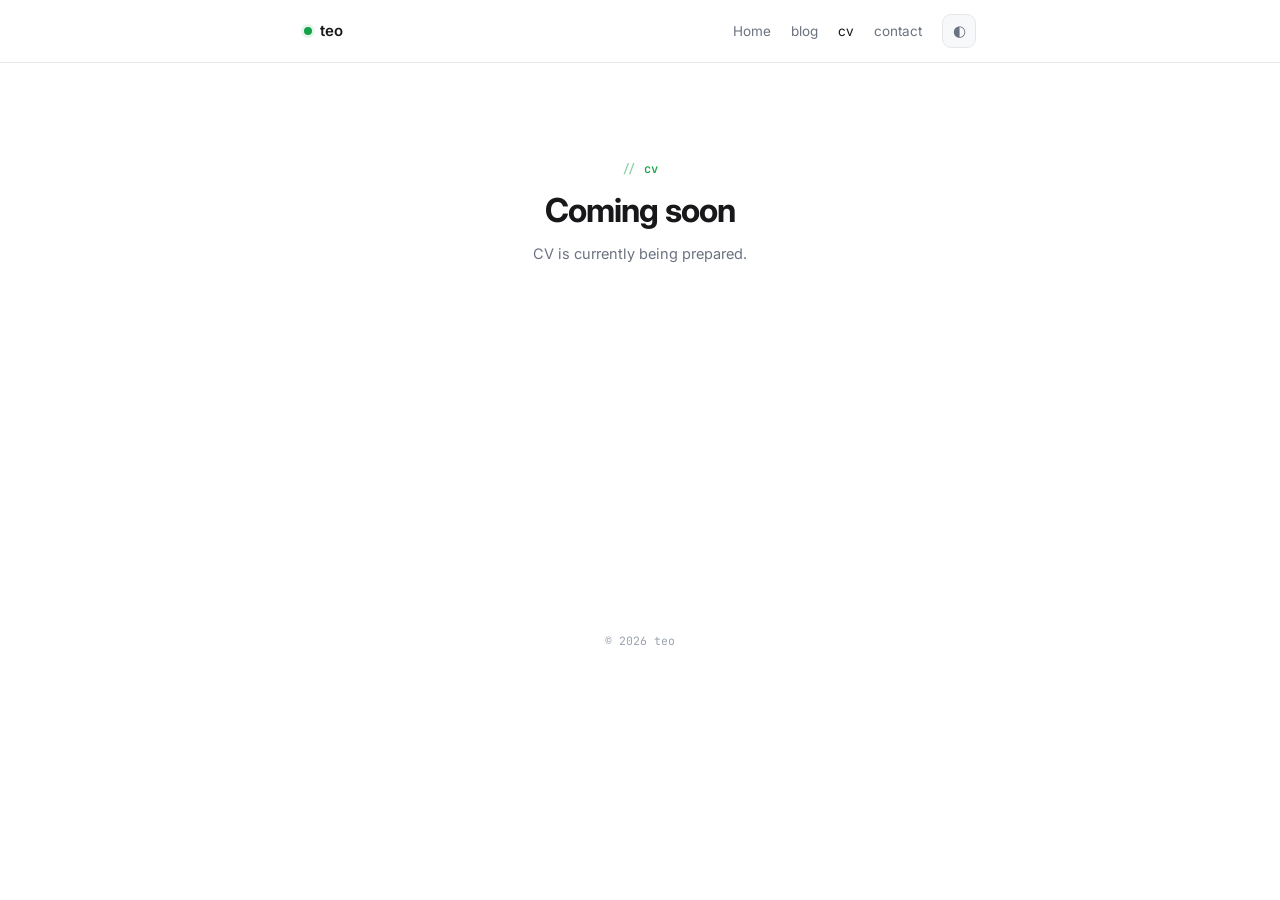
<file: cv.html>
<!DOCTYPE html>
<html lang="en">
<head>
<meta charset="UTF-8">
<meta name="viewport" content="width=device-width, initial-scale=1.0">
<title>CV — teo</title>
<link rel="preconnect" href="https://fonts.googleapis.com">
<link rel="preconnect" href="https://fonts.gstatic.com" crossorigin>
<link href="https://fonts.googleapis.com/css2?family=Inter:wght@400;500;600;700&family=JetBrains+Mono:wght@400;500;600&display=swap" rel="stylesheet">
<link rel="stylesheet" href="/assets/site.css">
</head>
<body>
<header>
  <nav class="nav">
    <a class="brand" href="/"><span class="dot"></span>teo</a>
    <div class="nav-links">
      <a href="/">Home</a>
      <a href="/blog.html">blog</a>
      <a href="/cv.html" class="active">cv</a>
      <a href="mailto:teo0studio@gmail.com">contact</a>
      <button class="theme-btn" id="themeToggle" aria-label="Toggle theme" title="Toggle theme">◐</button>
    </div>
  </nav>
</header>
<main>
  <section style="text-align:center;padding:96px 0">
    <div class="eyebrow" style="justify-content:center">cv</div>
    <h1>Coming soon</h1>
    <p class="lead" style="margin-top:12px">CV is currently being prepared.</p>
  </section>
</main>
<footer>
  <span class="foot-note">© 2026 teo</span>
</footer>
<script>
  (function(){var r=document.documentElement,k='teo-theme',s=null;try{s=localStorage.getItem(k)}catch(e){}if(s)r.setAttribute('data-theme',s);
    function cur(){var t=r.getAttribute('data-theme');return t||(matchMedia('(prefers-color-scheme:dark)').matches?'dark':'light')}
    document.getElementById('themeToggle').addEventListener('click',function(){var n=cur()==='dark'?'light':'dark';r.setAttribute('data-theme',n);try{localStorage.setItem(k,n)}catch(e){}});
  })();
</script>
</body>
</html>
</file>
<file: assets/site.css>
:root{
  --bg:#ffffff;--surface:#f7f8f9;--surface-2:#f1f2f4;--text:#18181b;--muted:#6b7280;--faint:#9ca3af;--border:#e6e7eb;--accent:#15a34a;--accent-soft:rgba(21,163,74,.10);
}
:root[data-theme="dark"]{--bg:#0b0b0d;--surface:#141417;--surface-2:#1a1a1e;--text:#ededf0;--muted:#9ca0aa;--faint:#6b7078;--border:#26262c;--accent:#4ade80;--accent-soft:rgba(74,222,128,.10);}
@media (prefers-color-scheme:dark){:root:not([data-theme="light"]){--bg:#0b0b0d;--surface:#141417;--surface-2:#1a1a1e;--text:#ededf0;--muted:#9ca0aa;--faint:#6b7078;--border:#26262c;--accent:#4ade80;--accent-soft:rgba(74,222,128,.10);}}
*{box-sizing:border-box;margin:0;padding:0}
html{scroll-behavior:smooth}
body{background:var(--bg);color:var(--text);font-family:'Inter',-apple-system,BlinkMacSystemFont,'Apple SD Gothic Neo','Malgun Gothic',sans-serif;line-height:1.68;font-size:14.5px;-webkit-font-smoothing:antialiased}
::selection{background:var(--accent-soft)}
.mono{font-family:'JetBrains Mono',ui-monospace,'SF Mono',Menlo,monospace}
a{color:inherit;text-decoration:none}
header{position:sticky;top:0;z-index:50;backdrop-filter:saturate(180%) blur(12px);background:color-mix(in srgb,var(--bg) 80%,transparent);border-bottom:1px solid var(--border)}
.nav{max-width:720px;margin:0 auto;padding:14px 24px;display:flex;align-items:center;justify-content:space-between;gap:16px}
.brand{font-weight:600;letter-spacing:-.01em;font-size:15px;display:flex;align-items:center;gap:8px}
.brand .dot{width:8px;height:8px;border-radius:50%;background:var(--accent);box-shadow:0 0 0 3px var(--accent-soft)}
.nav-links{display:flex;gap:20px;align-items:center;font-size:13.5px}
.nav-links a{color:var(--muted);transition:color .15s}
.nav-links a:hover,.nav-links a.active{color:var(--text)}
.theme-btn{border:1px solid var(--border);background:var(--surface);color:var(--muted);width:34px;height:34px;border-radius:9px;cursor:pointer;display:grid;place-items:center;font-size:15px;transition:.15s}
.theme-btn:hover{color:var(--text);border-color:var(--faint)}
main{max-width:720px;margin:0 auto;padding:0 24px;min-height:60vh}
section,article{padding:32px 0}
.eyebrow{font-family:'JetBrains Mono',monospace;font-size:12px;font-weight:500;color:var(--accent);margin-bottom:13px;display:flex;align-items:center;gap:8px}
.eyebrow::before{content:"//";opacity:.5}
h1{font-size:clamp(25px,5vw,33px);font-weight:700;letter-spacing:-.03em;line-height:1.15}
.lead{color:var(--muted);font-size:14.5px}
.post-date{color:var(--faint);font-size:12.5px}
.post-title{margin-bottom:8px}
.post-list{list-style:none}
.post-list li{border-top:1px solid var(--border)}
.post-list li:first-child{border-top:none}
.post-list a{display:flex;gap:16px;align-items:baseline;padding:13px 0;flex-wrap:wrap}
.post-list a:hover .post-name{color:var(--accent)}
.post-list .post-name{font-size:15px;font-weight:600}
.post-list .post-date{min-width:96px}
.empty{color:var(--muted);padding:8px 0}
.prose{color:var(--text);font-size:15px;line-height:1.75;margin-top:20px}
.prose>*+*{margin-top:16px}
.prose h2{font-size:19px;font-weight:600;margin-top:32px;letter-spacing:-.01em}
.prose h3{font-size:16px;font-weight:600;margin-top:24px}
.prose a{color:var(--text);border-bottom:1px solid var(--accent)}
.prose a:hover{background:var(--accent-soft)}
.prose ul,.prose ol{padding-left:22px}
.prose li{margin-top:6px}
.prose code{font-family:'JetBrains Mono',monospace;font-size:.88em;background:var(--surface-2);padding:2px 6px;border-radius:5px}
.prose pre{background:var(--surface);border:1px solid var(--border);border-radius:10px;padding:16px;overflow-x:auto}
.prose pre code{background:none;padding:0}
.prose blockquote{border-left:3px solid var(--accent);padding-left:16px;color:var(--muted)}
.prose img{max-width:100%;border-radius:8px}
.prose hr{border:none;border-top:1px solid var(--border);margin:24px 0}
.back{display:inline-flex;align-items:center;gap:6px;color:var(--muted);font-family:'JetBrains Mono',monospace;font-size:13px;margin-bottom:14px;transition:.15s}
.back:hover{color:var(--accent)}
footer{max-width:720px;margin:0 auto;padding:28px 24px 44px;display:flex;justify-content:center;flex-wrap:wrap;gap:16px}
.foot-note{font-family:'JetBrains Mono',monospace;font-size:11.5px;color:var(--faint)}
</file>
